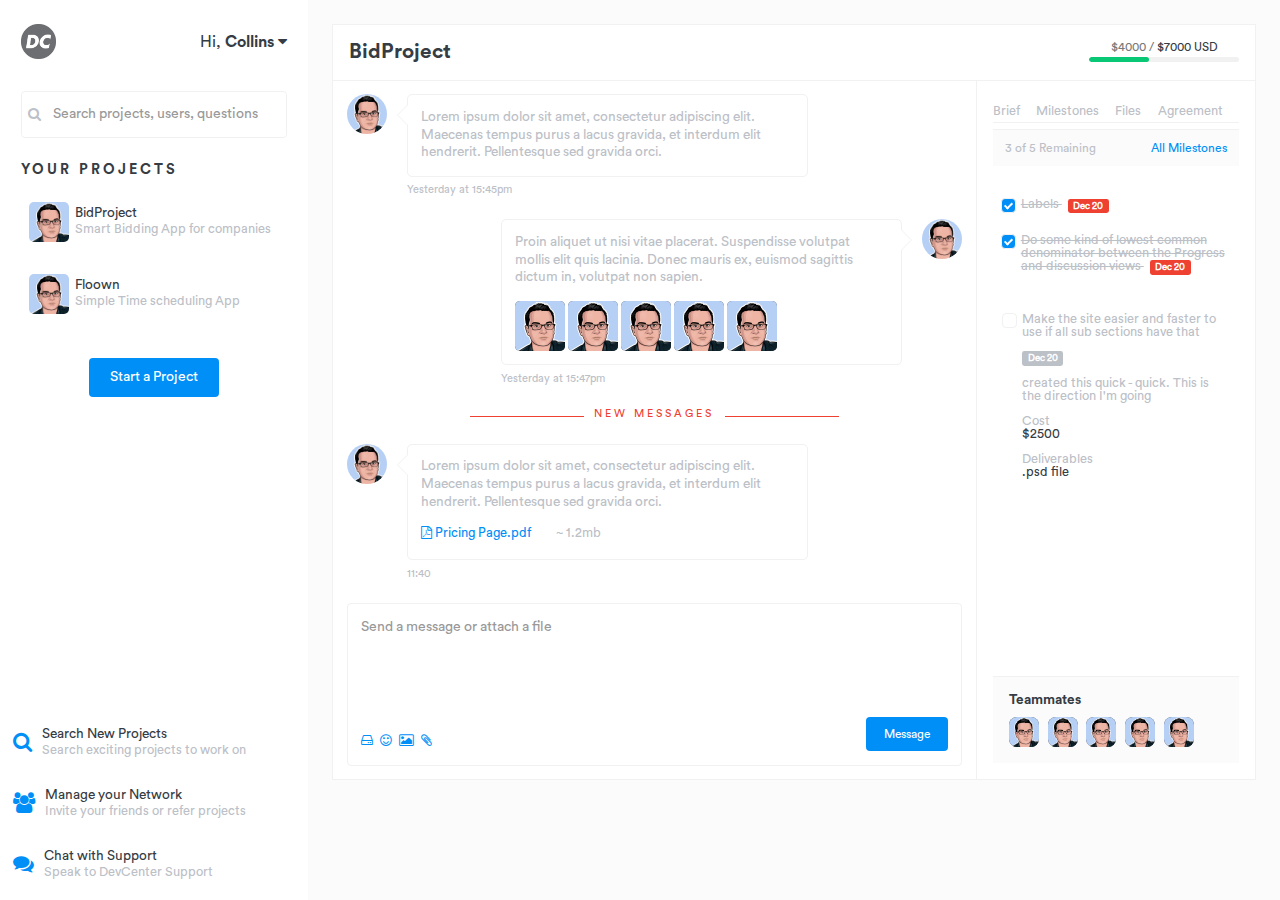
<file: index.html>
<!DOCTYPE html>
<html>
<head>
    <meta charset="UTF-8">
    <title>BidProject</title>
    <link rel="stylesheet" href="css/bootstrap.min.css">
    <link href="https://maxcdn.bootstrapcdn.com/font-awesome/4.7.0/css/font-awesome.min.css" rel="stylesheet">
    <link rel="stylesheet" href="css/main.css">
    <!-- HTML5 Shim and Respond.js IE8 support of HTML5 elements and media queries -->
    <!-- WARNING: Respond.js doesn't work if you view the page via file:// -->
    <!--[if lt IE 9]>
    <script src="https://oss.maxcdn.com/libs/html5shiv/3.7.0/html5shiv.js"></script>
    <script src="https://oss.maxcdn.com/libs/respond.js/1.4.2/respond.min.js"></script>
    <![endif]-->
</head>
<body>
    <div class="container-fluid">
        <div class="row flex-container">
            <aside class="sidebar flex-container">
                <div class="upper-div">
                    <div class="top flex-container-mobile">
                        <a href="#"><img class="logo" src="images/logo.png" alt=""></a>
                        <a class="profile-link" href="#">Hi, <span>Collins <i class="fa fa-caret-down"></i></span></a>
                    </div>
                    <div class="input-group">
                        <span class="input-group-addon"><i class="fa fa-search"></i></span>
                        <input type="text" name="search" class="form-control" placeholder="Search projects, users, questions">
                    </div>
                    <div class="project-container">
                        <h3>YOUR PROJECTS</h3>
                        <ul class="project-list">
                            <li>
                                <a href="#">
                                    <div class="project flex-container-mobile">
                                        <img src="images/user-icon.png" alt="">
                                        <div class="project-details">
                                            <p class="project-title">BidProject</p>
                                            <p>Smart Bidding App for companies</p>
                                        </div>
                                    </div>
                                </a>
                            </li>
                            <li>
                                <a href="#">
                                    <div class="project flex-container-mobile">
                                        <img src="images/user-icon.png" alt="">
                                        <div class="project-details">
                                            <p class="project-title">Floown</p>
                                            <p>Simple Time scheduling App</p>
                                        </div>
                                    </div>
                                </a>
                            </li>
                        </ul>
                        <button class="btn btn-info">Start a Project</button>
                    </div>
                </div>
                <div class="lower-div">
                    <ul class="bottom-nav">
                        <li>
                            <a href="#">
                                <i class="fa fa-search"></i>
                                <div>
                                    <p class="nav-title">Search New Projects</p>
                                    <p>Search exciting projects to work on</p>
                                </div>
                            </a>
                        </li>
                        <li>
                            <a href="#">
                                <i class="fa fa-users"></i>
                                <div>
                                    <p class="nav-title">Manage your Network</p>
                                    <p>Invite your friends or refer projects</p>
                                </div>
                            </a>
                        </li>
                        <li>
                            <a href="#">
                                <i class="fa fa-comments"></i>
                                <div>
                                    <p class="nav-title">Chat with Support</p>
                                    <p>Speak to DevCenter Support</p>
                                </div>
                            </a>
                        </li>
                    </ul>
                </div>
            </aside>
            <section class="content-area">
                <div class="content">
                    <div class="top flex-container-mobile">
                        <h1>BidProject</h1>
                        <div class="bid-progress">
                            $4000 / <span>$7000 USD</span>
                            <div class="progress">
                                <div class="progress-bar" role="progressbar" aria-valuenow="70"
                                     aria-valuemin="0" aria-valuemax="100" style="width:40%">
                                    <span class="sr-only">40% Complete</span>
                                </div>
                            </div>
                        </div>
                    </div>
                    <div class="main-content flex-container">
                        <div class="messaging-container">
                            <div class="conversations">
                                <div class="conversation-part">
                                    <div class="message-sender pull-left">
                                        <div class="chat">
                                            <img src="images/user-icon.png" alt="">
                                            <div class="msg">
                                                <div class="message snd">
                                                    Lorem ipsum dolor sit amet, consectetur adipiscing elit. Maecenas tempus purus a
                                                    lacus gravida, et interdum elit hendrerit. Pellentesque sed gravida orci.
                                                </div>
                                                <p class="date">Yesterday at 15:45pm</p>
                                            </div>
                                        </div>
                                    </div>
                                </div>
                                <div class="conversation-part">
                                    <div class="message-receiver pull-right">
                                        <div class="chat">
                                            <div class="msg">
                                                <div class="message rcv">
                                                    Proin aliquet ut nisi vitae placerat. Suspendisse volutpat mollis elit quis lacinia.
                                                    Donec mauris ex, euismod sagittis dictum in, volutpat non sapien.
                                                    <ul class="msg-attachment">
                                                        <li><a href="#"><img src="images/user-icon.png" alt=""></a></li>
                                                        <li><a href="#"><img src="images/user-icon.png" alt=""></a></li>
                                                        <li><a href="#"><img src="images/user-icon.png" alt=""></a></li>
                                                        <li><a href="#"><img src="images/user-icon.png" alt=""></a></li>
                                                        <li><a href="#"><img src="images/user-icon.png" alt=""></a></li>
                                                    </ul>
                                                </div>
                                                <p class="date">Yesterday at 15:47pm</p>
                                            </div>
                                            <img src="images/user-icon.png" alt="">
                                        </div>
                                    </div>
                                </div>
                                <div class="new-msgs-tag"><span>New Messages</span></div>
                                <div class="conversation-part">
                                    <div class="message-sender pull-left">
                                        <div class="chat">
                                            <img src="images/user-icon.png" alt="">
                                            <div class="msg">
                                                <div class="message snd">
                                                    Lorem ipsum dolor sit amet, consectetur adipiscing elit. Maecenas tempus purus a
                                                    lacus gravida, et interdum elit hendrerit. Pellentesque sed gravida orci.
                                                    <ul class="msg-attachment file">
                                                        <li><a href="#"><i class="fa fa-file-pdf-o"></i> Pricing Page.pdf </a> <span>~ 1.2mb</span></li>
                                                    </ul>
                                                </div>
                                                <p class="date">11:40</p>
                                            </div>
                                        </div>
                                    </div>
                                </div>
                                <div class="send-message">
                                    <form action="">
                                        <div class="form-group">
                                            <textarea class="form-control" rows="5" id="comment" placeholder="Send a message or attach a file"></textarea>
                                            <div class="txt-editor flex-container-mobile">
                                                <div class="editor-actions">
                                                    <a href="#"><i class="fa fa-hdd-o"></i></a>
                                                    <a href="#"><i class="fa fa-smile-o"></i></a>
                                                    <a href="#"><i class="fa fa-picture-o"></i></a>
                                                    <a href="#"><i class="fa fa-paperclip"></i></a>
                                                </div>
                                                <button class="btn btn-info">Message</button>
                                            </div>
                                        </div>
                                    </form>
                                </div>

                            </div>
                        </div>
                        <aside class="right-sidebar flex-container">
                            <div class="upper-div">
                                <ul class="right-side-nav flex-container-mobile">
                                    <li><a href="#">Brief</a></li>
                                    <li><a href="#">Milestones</a></li>
                                    <li><a href="#">Files</a></li>
                                    <li><a href="#">Agreement</a></li>
                                </ul>
                                <div class="milestones">
                                    <div class="milestone-header">
                                        <p class="pull-left">3 of 5 Remaining</p>
                                        <p class="pull-right"><a href="#">All Milestones</a></p>
                                    </div>
                                    <div class="completed">
                                        <label class="check-container">
                                            <span class="strikethrough">
                                                Labels
                                            </span> <span class="label label-danger">Dec 20</span>
                                            <input type="checkbox" checked="checked">
                                            <span class="checkmark"></span>
                                        </label>
                                        <label class="check-container">
                                            <span class="strikethrough">
                                                Do some kind of lowest common denominator between the Progress and discussion views
                                            </span> <span class="label label-danger">Dec 20</span>
                                            <input type="checkbox" checked="checked">
                                            <span class="checkmark"></span>
                                        </label>
                                    </div>
                                    <div class="incomplete">
                                        <label class="check-container">
                                            <p>Make the site easier and faster to use if all sub sections have that</p>
                                            <p class="comp-date"><span class="label label-default">Dec 20</span></p>
                                            <p>created this quick - quick. This is the direction I'm going</p>
                                            <p class="meta-heading">Cost</p>
                                            <p class="meta-details">$2500</p>
                                            <p class="meta-heading">Deliverables</p>
                                            <p class="meta-details">.psd file</p>
                                            <input type="checkbox">
                                            <span class="checkmark"></span>
                                        </label>
                                    </div>
                                </div>
                            </div>
                            <div class="lower-div">
                                <div class="teammates">
                                    <h5>Teammates</h5>
                                    <ul class="team-list">
                                        <li><a href="#"><img src="images/user-icon.png" alt=""></a></li>
                                        <li><a href="#"><img src="images/user-icon.png" alt=""></a></li>
                                        <li><a href="#"><img src="images/user-icon.png" alt=""></a></li>
                                        <li><a href="#"><img src="images/user-icon.png" alt=""></a></li>
                                        <li><a href="#"><img src="images/user-icon.png" alt=""></a></li>
                                    </ul>
                                </div>
                            </div>
                        </aside>
                    </div>
                </div>
            </section>
        </div>
    </div>
    <script src="https://ajax.googleapis.com/ajax/libs/jquery/3.1.1/jquery.min.js"></script>
    <script src="js/bootstrap.min.js"></script>
</body>
</html>
</file>
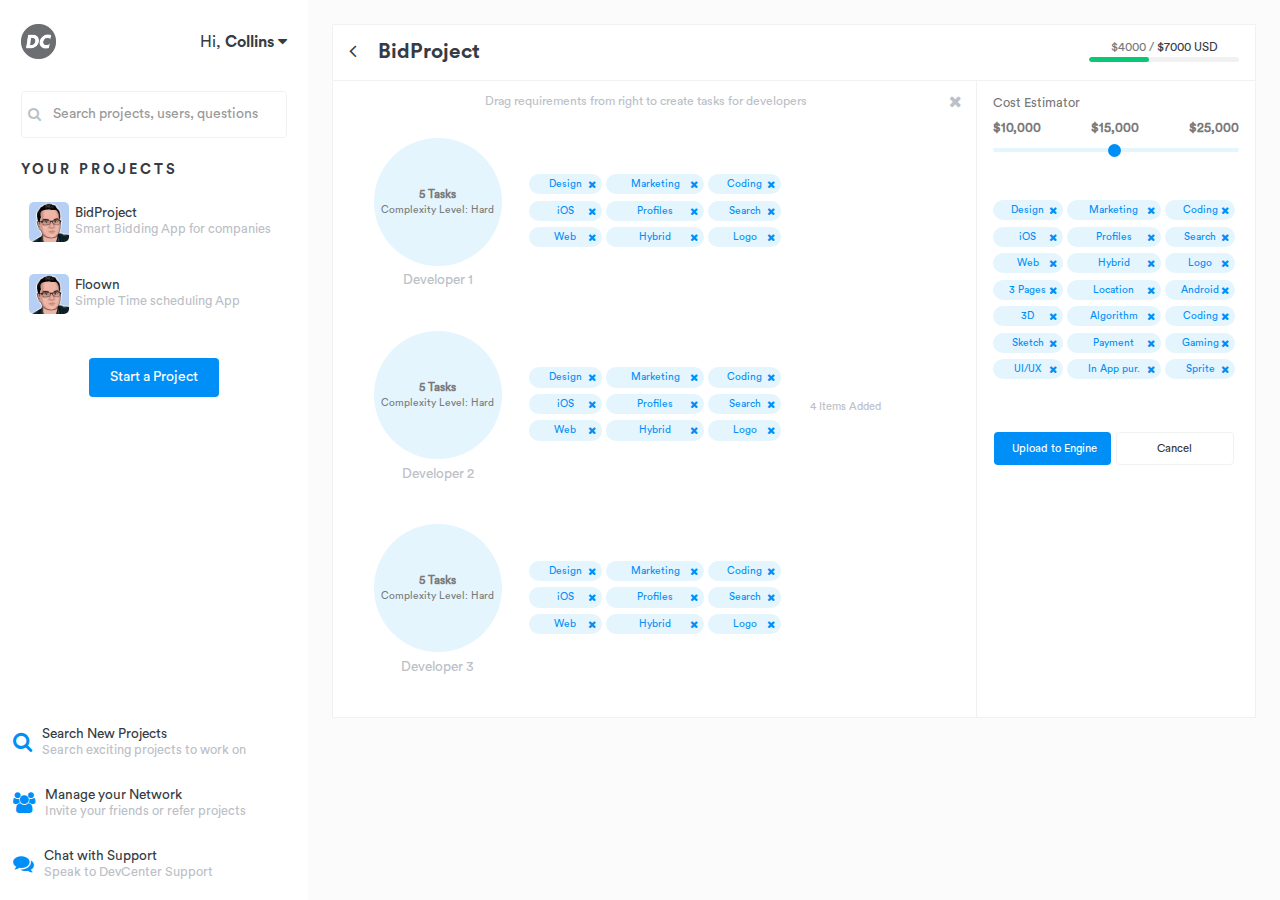
<file: bundling.html>
<!DOCTYPE html>
<html>
<head>
    <meta charset="UTF-8">
    <title>BidProject</title>
    <link rel="stylesheet" href="css/bootstrap.min.css">
    <link href="https://maxcdn.bootstrapcdn.com/font-awesome/4.7.0/css/font-awesome.min.css" rel="stylesheet">
    <link rel="stylesheet" href="css/main.css">
    <!-- HTML5 Shim and Respond.js IE8 support of HTML5 elements and media queries -->
    <!-- WARNING: Respond.js doesn't work if you view the page via file:// -->
    <!--[if lt IE 9]>
    <script src="https://oss.maxcdn.com/libs/html5shiv/3.7.0/html5shiv.js"></script>
    <script src="https://oss.maxcdn.com/libs/respond.js/1.4.2/respond.min.js"></script>
    <![endif]-->
</head>
<body>
    <div class="container-fluid">
        <div class="row flex-container">
            <aside class="sidebar flex-container">
                <div class="upper-div">
                    <div class="top flex-container-mobile">
                        <a href="#"><img class="logo" src="images/logo.png" alt=""></a>
                        <a class="profile-link" href="#">Hi, <span>Collins <i class="fa fa-caret-down"></i></span></a>
                    </div>
                    <div class="input-group">
                        <span class="input-group-addon"><i class="fa fa-search"></i></span>
                        <input type="text" name="search" class="form-control" placeholder="Search projects, users, questions">
                    </div>
                    <div class="project-container">
                        <h3>YOUR PROJECTS</h3>
                        <ul class="project-list">
                            <li>
                                <a href="#">
                                    <div class="project flex-container-mobile">
                                        <img src="images/user-icon.png" alt="">
                                        <div class="project-details">
                                            <p class="project-title">BidProject</p>
                                            <p>Smart Bidding App for companies</p>
                                        </div>
                                    </div>
                                </a>
                            </li>
                            <li>
                                <a href="#">
                                    <div class="project flex-container-mobile">
                                        <img src="images/user-icon.png" alt="">
                                        <div class="project-details">
                                            <p class="project-title">Floown</p>
                                            <p>Simple Time scheduling App</p>
                                        </div>
                                    </div>
                                </a>
                            </li>
                        </ul>
                        <button class="btn btn-info">Start a Project</button>
                    </div>
                </div>
                <div class="lower-div">
                    <ul class="bottom-nav">
                        <li>
                            <a href="#">
                                <i class="fa fa-search"></i>
                                <div>
                                    <p class="nav-title">Search New Projects</p>
                                    <p>Search exciting projects to work on</p>
                                </div>
                            </a>
                        </li>
                        <li>
                            <a href="#">
                                <i class="fa fa-users"></i>
                                <div>
                                    <p class="nav-title">Manage your Network</p>
                                    <p>Invite your friends or refer projects</p>
                                </div>
                            </a>
                        </li>
                        <li>
                            <a href="#">
                                <i class="fa fa-comments"></i>
                                <div>
                                    <p class="nav-title">Chat with Support</p>
                                    <p>Speak to DevCenter Support</p>
                                </div>
                            </a>
                        </li>
                    </ul>
                </div>
            </aside>
            <section class="content-area bundling">
                <div class="content">
                    <div class="top flex-container-mobile">

                        <h1><i class="fa fa-angle-left"></i> BidProject</h1>
                        <div class="bid-progress">
                            $4000 / <span>$7000 USD</span>
                            <div class="progress">
                                <div class="progress-bar" role="progressbar" aria-valuenow="70"
                                     aria-valuemin="0" aria-valuemax="100" style="width:40%">
                                    <span class="sr-only">40% Complete</span>
                                </div>
                            </div>
                        </div>
                    </div>
                    <div class="main-content flex-container">
                        <div class="messaging-container">
                            <div class="sm-tp-not">
                                Drag requirements from right to create tasks for developers
                                <i class="fa fa-times pull-right"></i>
                            </div>
                            <div class="devs-main">
                                <div class="devs flex-container">
                                    <div class="dev-details">
                                        <div class="dev-det">
                                            <p class="task">5 Tasks</p>
                                            <p class="level">Complexity Level: Hard</p>
                                        </div>
                                        <p>Developer 1</p>
                                    </div>
                                    <div class="dev-tasks">
                                        <div class="tasks flex-container-mobile">
                                            <span class="label-task">Design <i class="fa fa-close"></i></span>
                                            <span class="label-task">Marketing <i class="fa fa-close"></i></span>
                                            <span class="label-task">Coding <i class="fa fa-close"></i></span>
                                            <span class="label-task">iOS <i class="fa fa-close"></i></span>
                                            <span class="label-task">Profiles <i class="fa fa-close"></i></span>
                                            <span class="label-task">Search <i class="fa fa-close"></i></span>
                                            <span class="label-task">Web <i class="fa fa-close"></i></span>
                                            <span class="label-task">Hybrid <i class="fa fa-close"></i></span>
                                            <span class="label-task">Logo <i class="fa fa-close"></i></span>
                                        </div>
                                    </div>
                                    <div class="dev-notify">
                                    </div>
                                </div>
                                <div class="devs flex-container">
                                    <div class="dev-details">
                                        <div class="dev-det">
                                            <p class="task">5 Tasks</p>
                                            <p class="level">Complexity Level: Hard</p>
                                        </div>
                                        <p>Developer 2</p>
                                    </div>
                                    <div class="dev-tasks">
                                        <div class="tasks flex-container-mobile">
                                            <span class="label-task">Design <i class="fa fa-close"></i></span>
                                            <span class="label-task">Marketing <i class="fa fa-close"></i></span>
                                            <span class="label-task">Coding <i class="fa fa-close"></i></span>
                                            <span class="label-task">iOS <i class="fa fa-close"></i></span>
                                            <span class="label-task">Profiles <i class="fa fa-close"></i></span>
                                            <span class="label-task">Search <i class="fa fa-close"></i></span>
                                            <span class="label-task">Web <i class="fa fa-close"></i></span>
                                            <span class="label-task">Hybrid <i class="fa fa-close"></i></span>
                                            <span class="label-task">Logo <i class="fa fa-close"></i></span>
                                        </div>
                                    </div>
                                    <div class="dev-notify">
                                        4 Items Added
                                    </div>
                                </div>
                                <div class="devs flex-container">
                                    <div class="dev-details">
                                        <div class="dev-det">
                                            <p class="task">5 Tasks</p>
                                            <p class="level">Complexity Level: Hard</p>
                                        </div>
                                        <p>Developer 3</p>
                                    </div>
                                    <div class="dev-tasks">
                                        <div class="tasks flex-container-mobile">
                                            <span class="label-task">Design <i class="fa fa-close"></i></span>
                                            <span class="label-task">Marketing <i class="fa fa-close"></i></span>
                                            <span class="label-task">Coding <i class="fa fa-close"></i></span>
                                            <span class="label-task">iOS <i class="fa fa-close"></i></span>
                                            <span class="label-task">Profiles <i class="fa fa-close"></i></span>
                                            <span class="label-task">Search <i class="fa fa-close"></i></span>
                                            <span class="label-task">Web <i class="fa fa-close"></i></span>
                                            <span class="label-task">Hybrid <i class="fa fa-close"></i></span>
                                            <span class="label-task">Logo <i class="fa fa-close"></i></span>
                                        </div>
                                    </div>
                                    <div class="dev-notify">
                                    </div>
                                </div>
                            </div>
                        </div>
                        <aside class="right-sidebar flex-container">
                            <div class="upper-div">
                                <div class="range-slider">
                                    <p class="title">Cost Estimator</p>
                                    <div class="p-range flex-container-mobile">
                                        <p>$10,000</p>
                                        <p>$15,000</p>
                                        <p>$25,000</p>
                                    </div>
                                    <input type="range" min="1" max="100" value="50">
                                </div>
                                <div class="side-tasks flex-container-mobile">
                                    <span class="label-task">Design <i class="fa fa-close"></i></span>
                                    <span class="label-task">Marketing <i class="fa fa-close"></i></span>
                                    <span class="label-task">Coding <i class="fa fa-close"></i></span>
                                    <span class="label-task">iOS <i class="fa fa-close"></i></span>
                                    <span class="label-task">Profiles <i class="fa fa-close"></i></span>
                                    <span class="label-task">Search <i class="fa fa-close"></i></span>
                                    <span class="label-task">Web <i class="fa fa-close"></i></span>
                                    <span class="label-task">Hybrid <i class="fa fa-close"></i></span>
                                    <span class="label-task">Logo <i class="fa fa-close"></i></span>
                                    <span class="label-task">3 Pages <i class="fa fa-close"></i></span>
                                    <span class="label-task">Location <i class="fa fa-close"></i></span>
                                    <span class="label-task">Android <i class="fa fa-close"></i></span>
                                    <span class="label-task">3D <i class="fa fa-close"></i></span>
                                    <span class="label-task">Algorithm <i class="fa fa-close"></i></span>
                                    <span class="label-task">Coding <i class="fa fa-close"></i></span>
                                    <span class="label-task">Sketch <i class="fa fa-close"></i></span>
                                    <span class="label-task">Payment <i class="fa fa-close"></i></span>
                                    <span class="label-task">Gaming <i class="fa fa-close"></i></span>
                                    <span class="label-task">UI/UX <i class="fa fa-close"></i></span>
                                    <span class="label-task">In App pur. <i class="fa fa-close"></i></span>
                                    <span class="label-task">Sprite <i class="fa fa-close"></i></span>
                                </div>
                                <div class="btn-grp flex-container-mobile">
                                    <button class="btn btn-info">Upload to Engine</button>
                                    <button class="btn btn-default">Cancel</button>
                                </div>
                            </div>
                        </aside>
                    </div>
                </div>
            </section>
        </div>
    </div>
    <script src="https://ajax.googleapis.com/ajax/libs/jquery/3.1.1/jquery.min.js"></script>
    <script src="js/bootstrap.min.js"></script>
</body>
</html>
</file>
<file: css/main.css>
.p20 {
  padding: 20px; }

body, div, dl, dt, dd, ul, ol, li, h1, h2, h3, h4, h5, h6, pre, form, fieldset, input, textarea, p, blockquote, th, td {
  margin: 0;
  padding: 0;
  -webkit-font-smoothing: antialiased;
  -moz-osx-font-smoothing: grayscale;
  text-rendering: optimizeLegibility; }

@font-face {
  font-family: "Circular-Std-Bold";
  src: url(../fonts/Circular-Std-Bold.otf), url(../fonts/Circular-Std-Bold.woff); }
@font-face {
  font-family: "Circular-Std-Book";
  src: url(../fonts/Circular-Std-Book.otf), url(../fonts/Circular-Std-Book.woff); }
html, body {
  background: #fbfbfb;
  color: #bcc0c7;
  font-family: 'Circular-Std-Book', sans-serif;
  font-size: 16px;
  line-height: 1;
  margin: 0;
  padding: 0; }

* {
  box-sizing: border-box; }

.label-danger {
  background-color: #ef4132;
  border: none; }

.strikethrough {
  text-decoration: line-through; }

::placeholder {
  color: #bcc0c7;
  opacity: 1; }

:-ms-input-placeholder {
  color: #bcc0c7; }

::-ms-input-placeholder {
  color: #bcc0c7; }

h1, h2, h3, h4, h5, h6 {
  font-family: 'Circular-Std-Bold', sans-serif;
  font-weight: normal;
  color: #363c44; }

a {
  color: #008ff7; }
  a:hover {
    text-decoration: none; }

.flex-container {
  display: flex;
  display: -webkit-flex; }
  @media only screen and (max-width: 992px) {
    .flex-container {
      display: block; } }

.flex-container-mobile {
  display: flex;
  display: -webkit-flex; }

img {
  max-width: 100%; }

input[type="range"] {
  -webkit-appearance: none;
  -moz-apperance: none;
  border-radius: 6px;
  height: 4px;
  background: #e4f5fe; }

input[type="range"]:focus {
  outline-offset: 0;
  outline: none; }

input[type='range']::-webkit-slider-thumb {
  -webkit-appearance: none !important;
  background-color: #008ff7;
  border: none;
  border-radius: 50%;
  height: 13px;
  width: 13px; }

input[type="range"]::-moz-range-progress {
  background-color: #008ff7; }

input[type="range"]::-moz-range-track {
  background-color: #e4f5fe; }

.container-fluid > .row {
  align-items: stretch;
  height: 100vh; }

.btn-info, .btn-default {
  font-size: 0.875em;
  border: none;
  padding: 0.7em 1.5em;
  margin: 2em 0 0 0; }

.btn-info {
  background: #008ff7; }

.btn-default {
  background: #fff;
  border: 1px solid #f1f1f1; }

.btn-info.focus, .btn-info:focus, .btn-info:hover, .btn-info.active, .btn-info:active:hover, .btn-info:active,
.btn-default.focus, .btn-default:focus, .btn-default:hover, .btn-default.active, .btn-default:active:hover, .btn-default:active {
  background: #008ff7;
  color: #fff;
  border: none;
  outline: none;
  outline-offset: 0; }

.sidebar, .right-sidebar {
  flex-direction: column;
  justify-content: space-between; }

.sidebar {
  background: #fff;
  -webkit-flex: 2;
  flex: 2;
  height: 100vh; }
  .sidebar .upper-div {
    padding: 1.5em 1.3em; }
  .sidebar h3 {
    font-size: 0.9em;
    letter-spacing: 3px;
    margin: 1.7em 0 0.5em 0;
    text-align: left; }
  @media only screen and (max-width: 992px) {
    .sidebar {
      height: auto; } }
  .sidebar .top {
    justify-content: space-between;
    margin: 0 0 2em 0; }
    .sidebar .top > * {
      align-self: center; }
    .sidebar .top .logo {
      width: 35px;
      height: auto; }
  .sidebar .profile-link {
    color: #363c44;
    font-family: 'Circular-Std-Book', sans-serif; }
    .sidebar .profile-link span {
      font-family: 'Circular-Std-Bold', sans-serif; }
    .sidebar .profile-link:hover {
      color: #008ff7; }
  .sidebar .form-control {
    -webkit-box-shadow: none;
    -moz-box-shadow: none;
    box-shadow: none;
    border: none;
    padding: 6px;
    height: 45px; }
  .sidebar .input-group-addon {
    background-color: #fff;
    border: none;
    color: #bcc0c7;
    padding: 6px; }
  .sidebar .input-group {
    border: 1px solid #f1f1f1;
    border-radius: 4px; }
  .sidebar .lower-div {
    padding: 0.3em; }
  .sidebar .project-container {
    text-align: center; }
  .sidebar ul.project-list, .sidebar ul.bottom-nav {
    list-style: none;
    margin: 0;
    padding: 0; }
  .sidebar ul.project-list li, .sidebar ul.bottom-nav li {
    padding: 1em 0.5em;
    border-radius: 4px; }
  .sidebar ul.project-list li a p, .sidebar ul.bottom-nav li a {
    display: flex;
    align-items: center; }
  .sidebar ul.project-list li a p.project-title, .sidebar ul.bottom-nav li a p.nav-title {
    font-size: 0.85em;
    color: #363c44;
    margin: 0 0 0.2em 0; }
  .sidebar ul.project-list li a p, .sidebar ul.bottom-nav li a p {
    font-family: 'Circular-Std-Book', sans-serif;
    font-size: 0.8em;
    color: #bcc0c7;
    text-align: left; }
  .sidebar ul.project-list li:hover {
    background: #f1f1f1; }
  .sidebar ul.bottom-nav li:hover {
    border: 1px solid #f1f1f1; }
  .sidebar ul.bottom-nav li a i {
    margin: 0 0.5em 0 0;
    font-size: 1.3em; }
  .sidebar .project {
    align-content: center; }
    .sidebar .project > * {
      align-self: center; }
    .sidebar .project img {
      width: 40px;
      height: 40px;
      margin: 0 0.4em 0 0;
      border-radius: 5px; }

.content-area {
  padding: 1.5em;
  -webkit-flex: 6;
  flex: 6;
  overflow: auto; }
  .content-area h1 {
    font-size: 1.3em; }
    .content-area h1 i {
      margin: 0 0.8em 0 0; }
  .content-area .top {
    border-bottom: 1px solid #f1f1f1;
    padding: 1em;
    justify-content: space-between; }
  .content-area .content {
    background: #fff;
    border: 1px solid #f1f1f1; }
  .content-area .bid-progress {
    width: 150px;
    text-align: center;
    font-size: 0.75em;
    color: #797979; }
    .content-area .bid-progress span {
      color: #363c44; }
  .content-area .progress {
    height: 5px;
    margin: 4px 0 0 0;
    background-color: #f1f1f1; }
  .content-area .progress-bar {
    background-color: #09c875; }
  .content-area .progress, .content-area .progress-bar {
    border-radius: 4px;
    -webkit-box-shadow: none;
    -moz-box-shadow: none;
    box-shadow: none; }
  .content-area .main-content {
    flex-flow: row wrap; }
    .content-area .main-content .messaging-container {
      font-size: 0.85em;
      flex: 5;
      align-items: flex-end;
      border-right: 1px solid #f1f1f1;
      line-height: 1.3; }
    .content-area .main-content aside {
      flex: 2; }
    .content-area .main-content aside, .content-area .main-content .messaging-container {
      padding: 1em; }

.conversations .message-sender, .conversations .message-receiver {
  max-width: 75%; }
.conversations .message-sender.pull-left .msg {
  margin-left: 20px; }
.conversations .message-receiver.pull-right .msg {
  margin-right: 20px; }
.conversations p.date {
  font-size: 0.8em;
  color: #bcc0c7;
  clear: both;
  margin: 0 0 2em 0; }
.conversations .chat {
  display: flex; }
  .conversations .chat img {
    width: 40px;
    height: 40px;
    border-radius: 50%; }
  .conversations .chat .message {
    border: 1px solid #f1f1f1;
    padding: 1em;
    border-radius: 5px;
    margin: 0 0 0.5em 0;
    position: relative; }
  .conversations .chat .snd:after {
    content: "";
    position: absolute;
    width: 0;
    height: 0;
    border-style: solid;
    z-index: 9999;
    top: 10px;
    right: 100%;
    border-color: transparent #fff transparent transparent;
    border-width: 10px; }
  .conversations .chat .snd:before {
    content: "";
    position: absolute;
    width: 0;
    height: 0;
    border-style: solid;
    z-index: 9999;
    top: 9px;
    right: 100%;
    border-color: transparent #f1f1f1 transparent transparent;
    border-width: 11px; }
  .conversations .chat .rcv:after {
    content: "";
    position: absolute;
    width: 0;
    height: 0;
    border-style: solid;
    z-index: 9999;
    top: 10px;
    left: 100%;
    border-color: transparent transparent transparent #fff;
    border-width: 10px; }
  .conversations .chat .rcv:before {
    content: "";
    position: absolute;
    width: 0;
    height: 0;
    border-style: solid;
    z-index: 9999;
    top: 9px;
    left: 100%;
    border-color: transparent transparent transparent #f1f1f1;
    border-width: 11px; }

.conversations ul.msg-attachment, .teammates ul.team-list {
  padding: 0;
  margin: 1em 0 0 0; }

.conversations ul.msg-attachment li, .teammates ul.team-list li {
  padding: 0;
  margin: 0;
  width: 50px;
  height: 50px;
  list-style: none;
  display: inline-block;
  background: #363c44;
  border-radius: 5px; }

.conversations ul.msg-attachment li img {
  width: 50px;
  height: 50px;
  margin: 0 0.5em 0 0;
  border-radius: 5px; }

.conversations ul.msg-attachment li img:hover {
  opacity: 0.4; }

.conversations ul.msg-attachment.file li {
  padding: 0;
  margin: 0 0 0.3em 0;
  width: auto;
  height: auto;
  list-style: none;
  display: inline-block;
  background: none;
  border-radius: 5px;
  font-size: 0.95em; }
  .conversations ul.msg-attachment.file li span {
    color: #bcc0c7;
    margin-left: 1.7em; }

.new-msgs-tag {
  color: #ef4132;
  text-transform: uppercase;
  clear: both;
  font-size: 0.8em;
  letter-spacing: 3px;
  position: relative;
  overflow: hidden;
  text-align: center;
  margin: 2em 0;
  z-index: 2; }
  .new-msgs-tag span {
    background: #fff;
    padding: 0.5em 1em;
    position: relative;
    z-index: 5; }
  .new-msgs-tag:before, .new-msgs-tag:after {
    content: '';
    width: 60%;
    margin: 0 auto;
    position: absolute;
    top: 0.735em;
    border-top: 1px solid #ef4132; }
  .new-msgs-tag:before {
    right: 20%; }
  .new-msgs-tag:after {
    left: 20%; }

.send-message {
  clear: both; }
  .send-message .form-control {
    -webkit-box-shadow: none;
    -moz-box-shadow: none;
    box-shadow: none;
    border: none;
    padding: 0px; }
  .send-message textarea {
    resize: none; }
  .send-message .btn-info {
    margin: 0; }
  .send-message .form-group {
    border: 1px solid #f1f1f1;
    border-radius: 4px;
    margin: 2em 0 0 0;
    padding: 1em; }
  .send-message .txt-editor {
    justify-content: space-between;
    align-items: flex-end; }
  .send-message .editor-actions a {
    font-size: 1em;
    margin: 0 0.3em 0 0; }

.right-side-nav li {
  display: block;
  list-style: none;
  padding: 0.3em 0;
  flex-grow: 1;
  border-bottom: 1px solid #f1f1f1; }
  .right-side-nav li:hover {
    border-bottom: 1px solid #008ff7; }
    .right-side-nav li:hover a {
      color: #008ff7; }
.right-side-nav li a {
  font-size: 0.8em;
  color: #bcc0c7; }
  .right-side-nav li a:focus {
    text-decoration: none; }

.milestones .milestone-header {
  font-size: 0.75em;
  padding: 1em;
  margin: 0.5em 0 0 0;
  background: #fbfbfb;
  border-top: 1px solid #f1f1f1;
  overflow: hidden; }
.milestones .label-danger {
  margin: 0 0 0 0.6em; }
.milestones .completed {
  margin: 1.5em 0 0 0;
  padding: 0.5em; }
.milestones .incomplete {
  border: 1px solid transparent;
  padding: 0.5em; }
  .milestones .incomplete:hover {
    border: 1px solid #f1f1f1;
    border-radius: 4px; }
  .milestones .incomplete .label-default {
    background-color: #bcc0c7;
    border: none; }
  .milestones .incomplete .comp-date {
    margin: 1em 0; }
  .milestones .incomplete .meta-heading {
    margin: 1em 0 0 0; }
  .milestones .incomplete .meta-details {
    color: #363c44; }

.teammates {
  border-top: 1px solid #f1f1f1;
  padding: 1em;
  background-color: #fbfbfb; }
  .teammates h5 {
    font-size: 0.85em; }
  .teammates ul.team-list {
    margin: 0.3em 0 0 0; }
  .teammates ul.team-list li {
    width: 30px;
    height: 30px;
    margin: 0.3em 0.3em 0 0;
    border-radius: 8px; }
  .teammates ul.team-list li img {
    border-radius: 8px; }

.bundling .sm-tp-not {
  font-size: 0.9em;
  text-align: center;
  vertical-align: middle; }
  .bundling .sm-tp-not i {
    font-size: 1.3em; }
.bundling .devs {
  margin: 1em;
  align-content: center; }
  .bundling .devs > * {
    padding: 1em; }
.bundling .dev-details, .bundling .dev-tasks, .bundling .dev-notify {
  align-self: center; }
.bundling .dev-details {
  flex: 1;
  -webkit-flex: 1;
  text-align: center; }
  .bundling .dev-details .dev-det {
    width: 100%;
    height: 0;
    padding: 50% 0;
    border-radius: 50%;
    background: #e4f5fe;
    top: 50%;
    color: #797979;
    margin: 0 0 0.5em 0; }
    .bundling .dev-details .dev-det p {
      transform: translate(0, -100%); }
    .bundling .dev-details .dev-det .task {
      font-size: 0.85em;
      font-weight: bold; }
    .bundling .dev-details .dev-det .level {
      font-size: 0.75em; }
.bundling .dev-tasks {
  flex: 2;
  -webkit-flex: 2; }
.bundling .dev-notify {
  flex: 1;
  -webkit-flex: 1;
  font-size: 0.8em; }

.dev-tasks .tasks, .side-tasks {
  flex-wrap: wrap;
  align-items: stretch; }
  .dev-tasks .tasks .label-task, .side-tasks .label-task {
    background-color: #e4f5fe;
    color: #008ff7;
    padding: 0.5em 0.8em;
    margin: 0 0.4em 0.6em 0;
    font-size: 0.75em;
    line-height: 1;
    text-align: center;
    white-space: nowrap;
    vertical-align: baseline;
    border-radius: 10px;
    position: relative; }
    .dev-tasks .tasks .label-task i, .side-tasks .label-task i {
      position: absolute;
      right: 6px; }
    .dev-tasks .tasks .label-task:nth-child(3n+1), .side-tasks .label-task:nth-child(3n+1) {
      width: calc(30% - 0.4em); }
    .dev-tasks .tasks .label-task:nth-child(3n+2), .side-tasks .label-task:nth-child(3n+2) {
      width: calc(40% - 0.4em); }
    .dev-tasks .tasks .label-task:nth-child(3n+3), .side-tasks .label-task:nth-child(3n+3) {
      width: calc(30% - 0.4em); }

.side-tasks {
  font-size: 0.85em;
  margin: 3em 0; }

.btn-grp {
  align-content: space-between;
  padding: 0.2em; }
  .btn-grp > .btn {
    width: calc(50% - 0.2em);
    flex-grow: 1;
    font-size: 0.7em;
    margin: 0.2em; }
    .btn-grp > .btn:hover {
      border: 1px solid transparent; }
    .btn-grp > .btn:first-child {
      border: 1px solid transparent;
      flex: auto;
      margin-left: -0.2em; }

.range-slider {
  margin: 0 0 3em 0; }
  .range-slider p.title, .range-slider .p-range {
    font-size: 0.8em;
    color: #797979;
    font-family: 'Circular-Std-Book', sans-serif; }
  .range-slider .p-range {
    margin: 1em 0;
    justify-content: space-between;
    font-weight: bold; }

.check-container {
  display: block;
  position: relative;
  padding-left: 20px;
  margin-bottom: 1.8em;
  cursor: pointer;
  font-size: 0.8em;
  -webkit-user-select: none;
  -moz-user-select: none;
  -ms-user-select: none;
  user-select: none; }

/* Hide the browser's default checkbox */
.check-container input {
  position: absolute;
  opacity: 0;
  cursor: pointer; }

.checkmark {
  position: absolute;
  top: 0;
  left: 0;
  height: 15px;
  width: 15px;
  background-color: #fff;
  border: 1px solid #f1f1f1;
  border-radius: 4px; }

/* On mouse-over, add a grey background color */
.check-container:hover input ~ .checkmark {
  background-color: #797979; }

/* When the checkbox is checked, add a blue background */
.check-container input:checked ~ .checkmark {
  background-color: #008ff7; }

/* Create the checkmark/indicator (hidden when not checked) */
.checkmark:after {
  content: "";
  position: absolute;
  display: none; }

/* Show the checkmark when checked */
.check-container input:checked ~ .checkmark:after {
  display: block; }

/* Style the checkmark/indicator */
.check-container .checkmark:after {
  left: 4px;
  top: 2px;
  width: 5px;
  height: 8px;
  border: solid white;
  border-width: 0 2px 2px 0;
  -webkit-transform: rotate(45deg);
  -ms-transform: rotate(45deg);
  transform: rotate(45deg); }

label {
  font-weight: 100; }

/*# sourceMappingURL=main.css.map */
</file>
